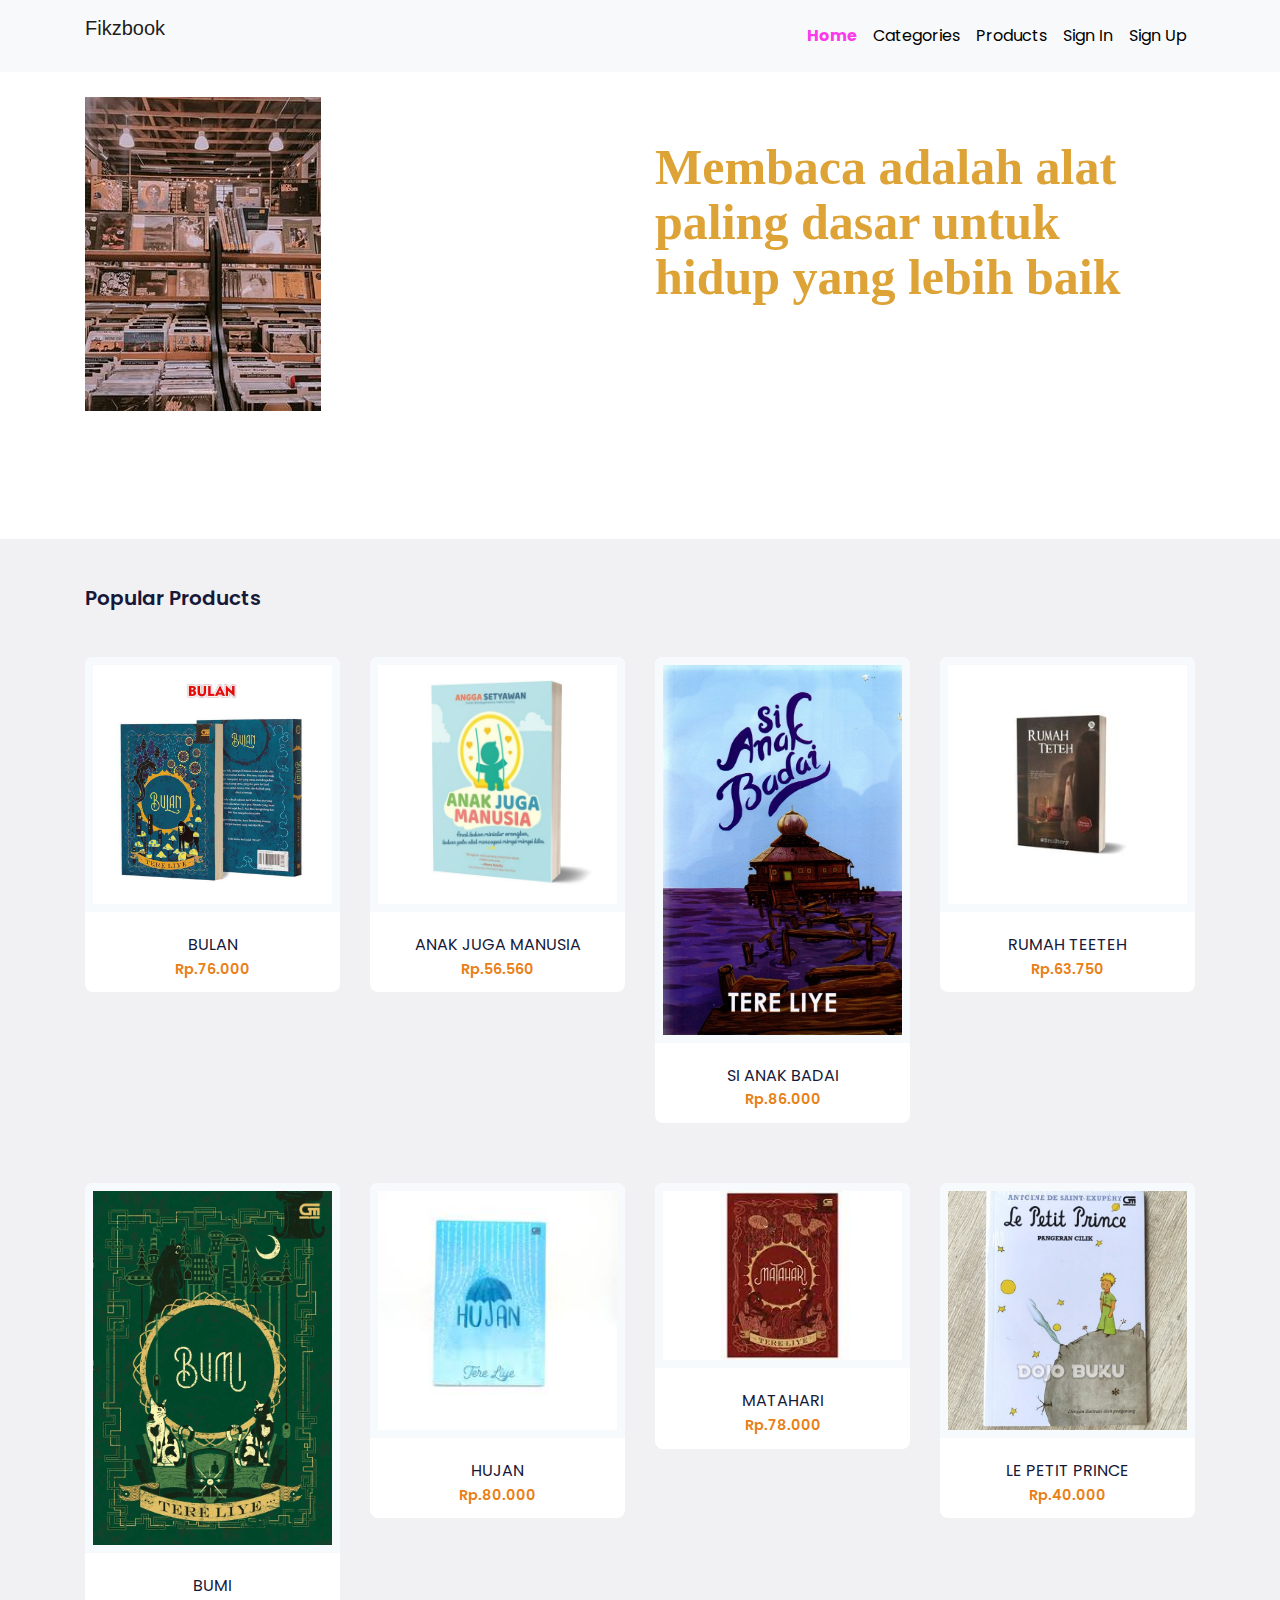
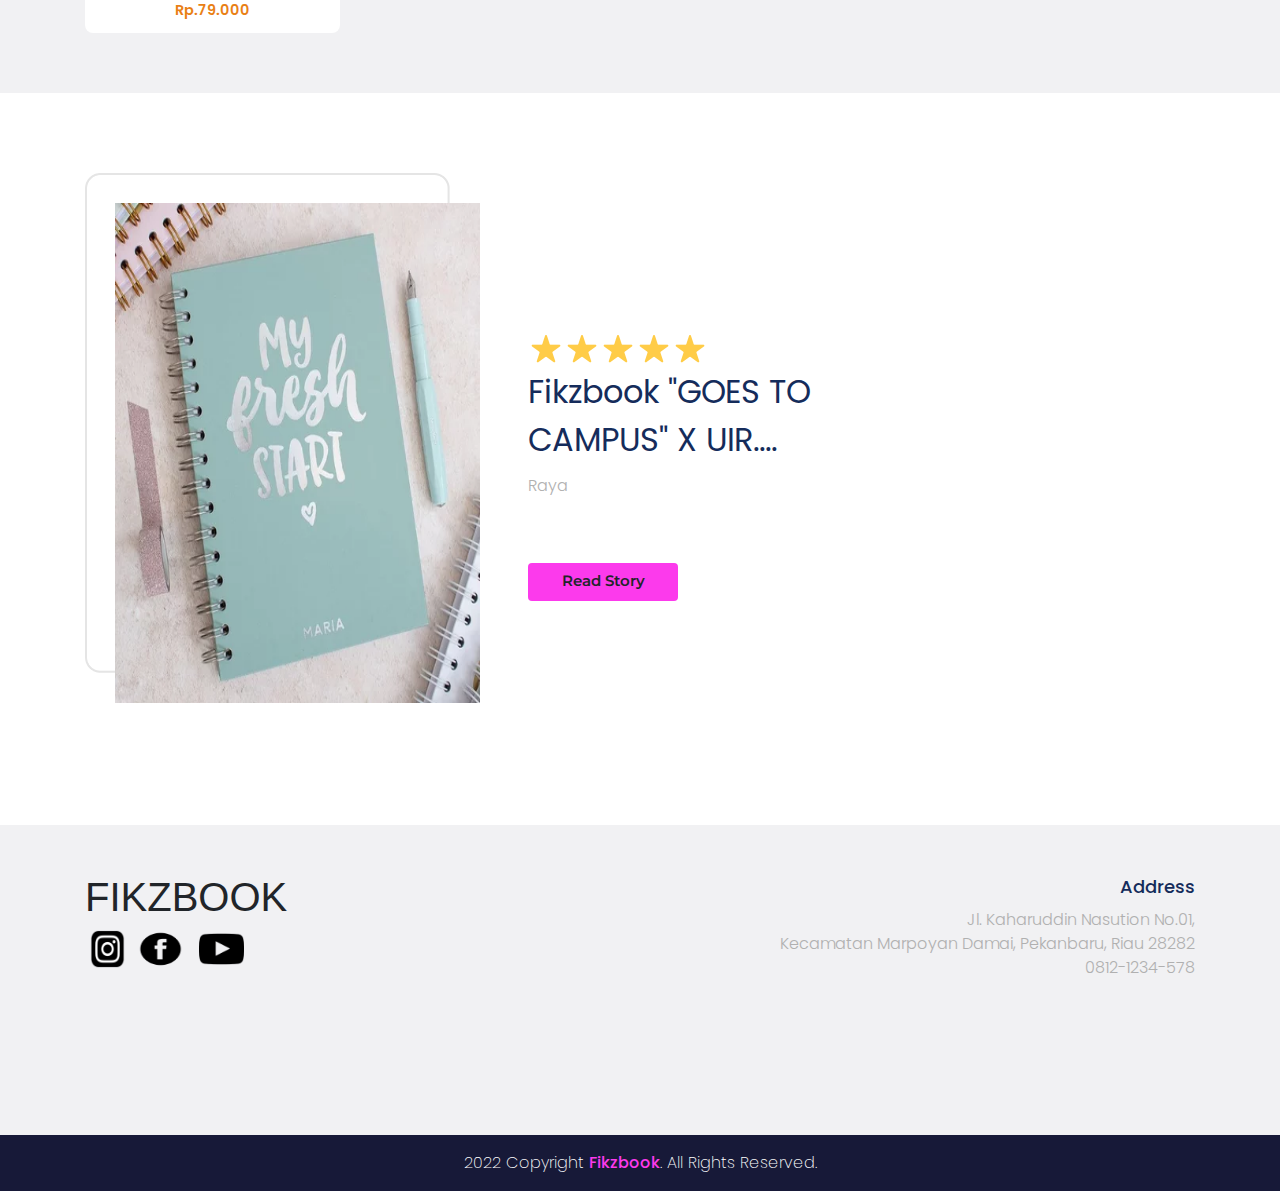
<file: index.html>
<html lang="en">
<head>
    <meta charset="UTF-8">
    <meta http-equiv="X-UA-Compatible" content="IE=edge">
    <meta name="viewport" content="width=device-width, initial-scale=1.0">
    <link rel="stylesheet" href="frontend/libraries/bootstrap/css/bootstrap.css">
    <link href="https://fonts.googleapis.com/css2?family=Montserrat:wght@100;300;400;500;600;700;800&family=Poppins:wght@400;500;600;800&display=swap" rel="stylesheet">
    <link rel="stylesheet" href="frontend/styles/main.css">
    
    <title>Home</title>
</head>
<body>
  <header>
    <nav class="navbar navbar-expand-lg navbar-light fixed-top bg-light">
      <div class="container">
        <a class="navbar-brand" href="#">
          <p>Fikzbook</p>
        </a>
        <button class="navbar-toggler" type="button" data-toggle="collapse" data-target="#navbarSupportedContent" aria-controls="navbarSupportedContent" aria-expanded="false" aria-label="Toggle navigation">
          <span class="navbar-toggler-icon"></span>
        </button>

        <div class="collapse navbar-collapse" id="navbarSupportedContent">
          <ul class="navbar-nav ml-auto">
            <li class="nav-item">
              <a class="nav-link active" href="#">Home</a>
            </li>
            <li class="nav-item">
              <a class="nav-link" href="#">Categories</a>
            </li>
            <li class="nav-item">
              <a class="nav-link" href="pages/detail.html">Products</a>
            </li>
            <li class="nav-item">
              <a class="nav-link" href="#">Sign In</a>
            </li>
            <li class="nav-item">
              <a class="nav-link" href="#">Sign Up</a>
            </li>
          </ul>
        </div>
      </div>
    </nav>
  </header>

  <!-- Hero Banner -->
  <section class="pt-5 hero-banner">
    <div class="container">
      <div class="row align-items-center">
        <div class="col-md-6 pl-6 mt-5">
          <div>
            <img src="frontend/images/bannfer-full.png" alt="" class="img-fluid ">
            <!-- <img src="frontend/images/banner-frame.png" alt="" class="img-fluid position-absolute banner-img-frame">
            <img src="frontend/images/banner-frame-1.png" alt="" class="img-fluid position-absolute banner-img-frame-1"> -->
          </div>
        </div>
        <div class="col-md-6 pr-5">
          <h1 class="mb-3">
            Membaca adalah alat paling dasar untuk hidup yang lebih baik
          </h>
          
        </div>
  
        
      </div>
    </div>
  </section>

  <!-- Popular Products -->
  <section class="popular-products">
    <div class="container">
      <div class="row">
        <div class="col-12">
          <h4 class="mb-5 mt-5">Popular Products</h4> 
        </div>
      </div>
      <div class="row">
        <div class="col-6 col-md-4 col-lg-3">
          <a href="pages/detail.html" class="component-products d-block"> 
            <div class="products-image mb-4">
              <img src="frontend/images/speach-stealth.png" alt="" class="w-100">
            </div>
            <div class="products-text mb-2">
              Bulan
            </div>
            <div class="products-price">
              Rp.76.000
            </div>
          </a>
        </div>
        <div class="col-6 col-md-4 col-lg-3">
          <a href="pages/detail.html" class="component-products d-block"> 
            <div class="products-image mb-4">
              <img src="frontend/images/spectral-mountain.png" alt="" class="w-100">
            </div>
            <div class="products-text mb-2">
              Anak Juga Manusia
            </div>
            <div class="products-price">
              Rp.56.560
            </div>
          </a>
        </div>
        <div class="col-6 col-md-4 col-lg-3">
          <a href="pages/detail.html" class="component-products d-block"> 
            <div class="products-image mb-4">
              <img src="frontend/images/siab.jpg" alt="" class="w-100">
            </div>
            <div class="products-text mb-2">
              si anak badai
            </div>
            <div class="products-price">
              Rp.86.000
            </div>
          </a>
        </div>
        <div class="col-6 col-md-4 col-lg-3">
          <a href="pages/detail.html" class="component-products d-block"> 
            <div class="products-image mb-4">
              <img src="frontend/images/rt.jpg" alt="" class="w-100">
            </div>
            <div class="products-text mb-2">
              rumah teeteh
            </div>
            <div class="products-price">
              Rp.63.750
            </div>
          </a>
        </div>
        <div class="col-6 col-md-4 col-lg-3">
          <a href="pages/detail.html" class="component-products d-block"> 
            <div class="products-image mb-4">
              <img src="frontend/images/bumi.jpg" alt="" class="w-100">
            </div>
            <div class="products-text mb-2">
              bumi
            </div>
            <div class="products-price">
              Rp.79.000
            </div>
          </a>
        </div>
        <div class="col-6 col-md-4 col-lg-3">
          <a href="pages/detail.html" class="component-products d-block"> 
            <div class="products-image mb-4">
              <img src="frontend/images/hujj.jpg" alt="" class="w-100">
            </div>
            <div class="products-text mb-2">
              hujan
            </div>
            <div class="products-price">
              Rp.80.000
            </div>
          </a>
        </div>
        <div class="col-6 col-md-4 col-lg-3">
          <a href="pages/detail.html" class="component-products d-block"> 
            <div class="products-image mb-4">
              <img src="frontend/images/mth.jpg" alt="" class="w-100">
            </div>
            <div class="products-text mb-2">
              matahari
            </div>
            <div class="products-price">
              Rp.78.000
            </div>
          </a>
        </div>
        <div class="col-6 col-md-4 col-lg-3">
          <a href="pages/detail.html" class="component-products d-block"> 
            <div class="products-image mb-4">
              <img src="frontend/images/lpp.jpg" alt="" class="w-100">
            </div>
            <div class="products-text mb-2">
              le petit prince
            </div>
            <div class="products-price">
              Rp.40.000
            </div>
          </a>
        </div>
      </div>
    </div>
  </section>

  <!-- Testimonial -->
  <section class="testimonial">
    <div class="container">
      <div class="row align-items-center">
        <div class="col-auto">
          <div class="testimonial-hero">
            <img src="frontend/images/dsdada.png" alt="Testimonial" class="position-absolute testimonial-hero-image">
            <img src="frontend/images/testimonial-frame.png" alt="Testimonial" class="testimonial-frame">
          </div>
        </div>
        <div class="colfa-rotate-180 col-md-4 ml-5">
          <div class="stars align-items-center">
            <img src="frontend/images/stars.png" alt="">
          </div>
          <h2 class="testimonial-text">Fikzbook "GOES TO CAMPUS" X UIR....</h2>
          <p class="testimonial-name
          ">Raya</p>
          
          <a href="#" class="btn btn-testimonial mt-5">
            Read Story
          </a>
        </div>
      </div>
    </div><br><br><br>
  </section>

  <!-- Footer -->
  <div class="footer">
    <div class="container">
      <div class="row">
        <div class="col-6">
          <h1 class="mt-5 text-uppercase">Fikzbook</h1>
          <div class="d-flex flex-row">
            <a href="https://mail.google.com/mail/u/0/#inbox">
              <img src="frontend/images/icon-ig.png">
            </a>
            <img src="frontend/images/icon-fb.png"  class="ml-2">
            <img src="frontend/images/icon-youtube.png"  class="ml-3">
          </div>
        </div>
        <div class="col-6">
          <div class="footer-tag mt-5">
            <h3>Address</h3>
            <p>Jl. Kaharuddin Nasution No.01, <br>
              Kecamatan Marpoyan Damai, Pekanbaru, Riau 28282 <br>0812-1234-578
            </p>
          </div>
        </div>
      </div>
    </div>
  </div>

  <footer>
    <div class="container">
      <div class="row">
        <div class="col-12 text-center">
          <p class="pt-3">
            2022 Copyright <a href="#">Fikzbook</a>. All Rights Reserved.
          </p>
        </div>
      </div>
    </div>
  </footer> 


  <script src="frontend/libraries/jquery-3.6.0.min.js"></script>
  <script src="frontend/libraries/bootstrap/js/bootstrap.js"></script>
</body>
</html>
</file>
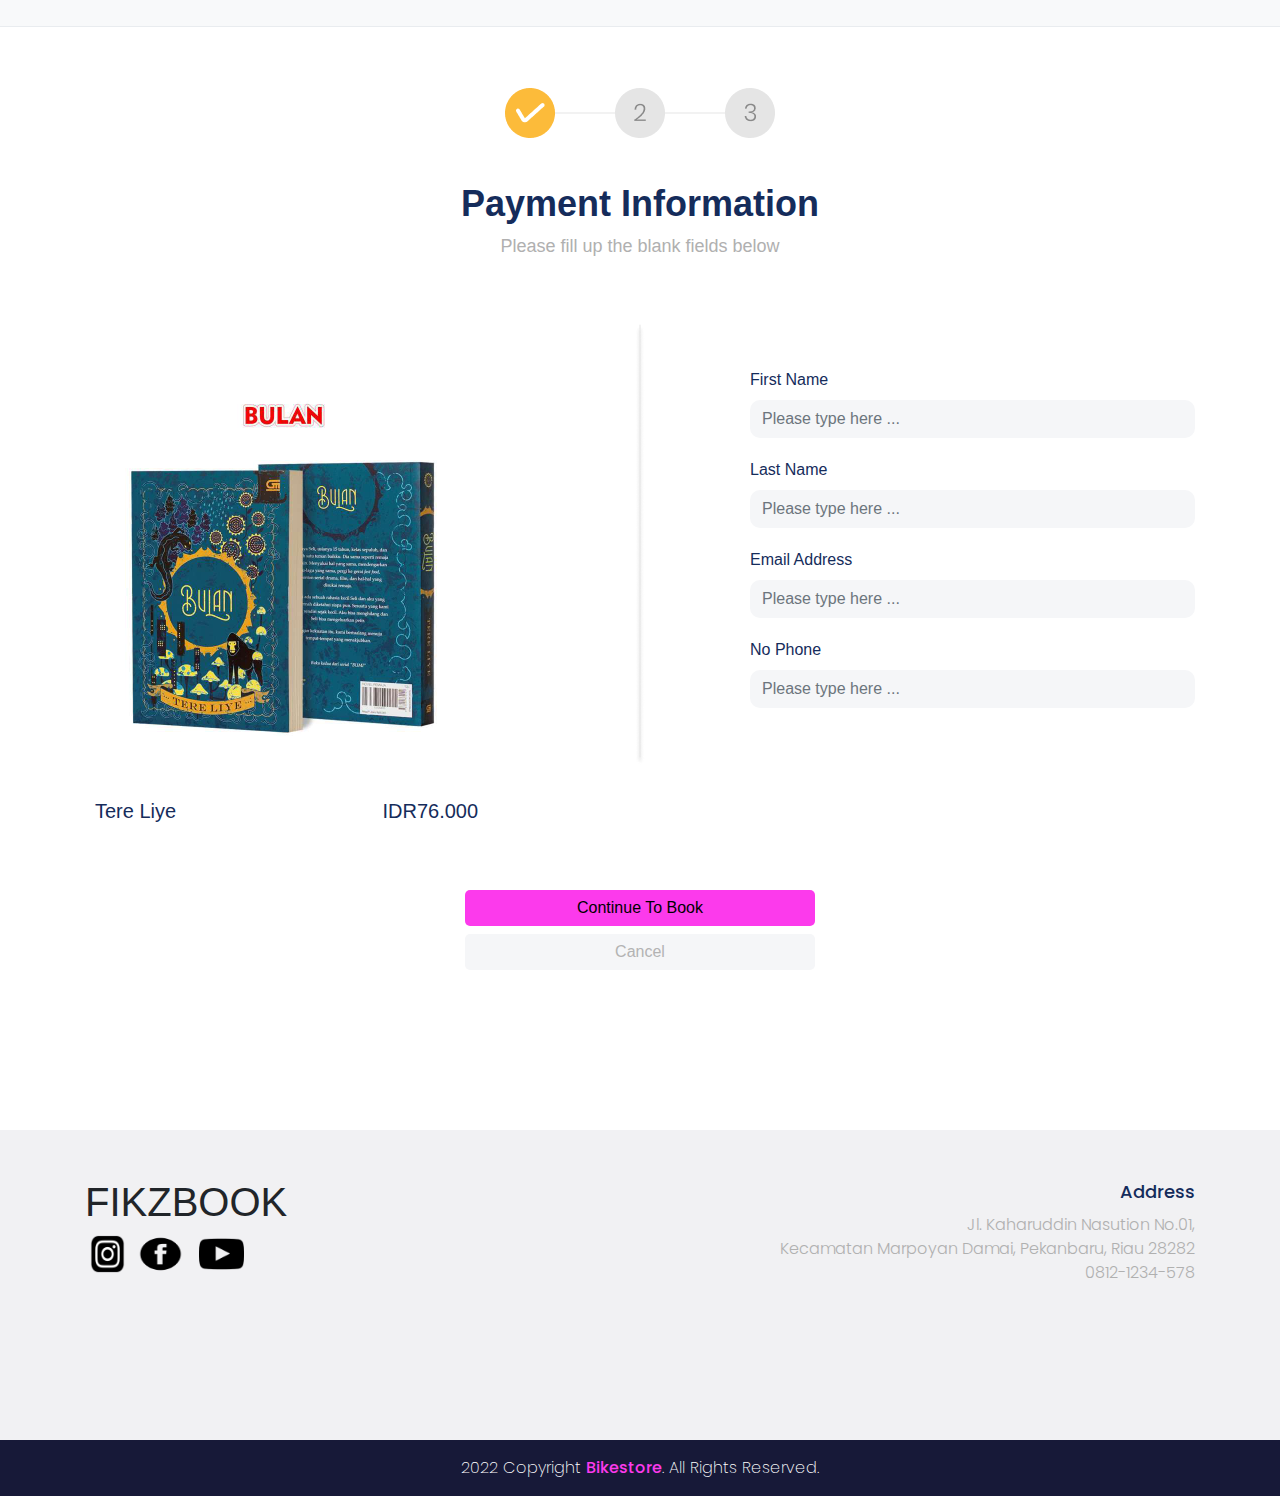
<file: pages/booking_page.html>
<!DOCTYPE html>
<html lang="en">
<head>
    <meta charset="UTF-8">
    <meta http-equiv="X-UA-Compatible" content="IE=edge">
    <meta name="viewport" content="width=device-width, initial-scale=1.0">
    <link rel="stylesheet" href="../frontend/libraries/bootstrap/css/bootstrap.css">
    <link href="https://fonts.googleapis.com/css2?family=Montserrat:wght@100;300;400;500;600;700;800&family=Poppins:wght@400;500;600;800&display=swap" rel="stylesheet">
    <link rel="stylesheet" href="../frontend/styles/main.css">
    <title>Payment Page</title>
</head>
<body>
  <header>
    <nav class="navbar navbar-expand-lg navbar-light bg-light">
      <div class="container">
        <a class="navbar-brand mx-auto" href="../index.html"></a>
      </div>
    </nav>
  </header>

  <!-- Page Content -->
  <div class="container booking-page-1">
    <div class="row">
        <div class="col-12">
            <img src="../frontend/images/stepper.png" class="mx-auto d-block stepper">
        </div>
        <div class="col-12">
            <div class="text-center">
                <h1 class="title-booking">Payment Information</h1>
                <p class="subtitle-booking">Please fill up the blank fields below</p>
            </div>
        </div>
    </div>
    <div class="row mt-5">
      <div class="col-md-5 mt-5">
          <img src="../frontend/images/bulan.jpg" width="400px" alt="">
          <div class="row mt-4">
              <div class="col-6">
                  <p class="brand-book">Tere Liye</p>
              </div>
              <div class="col-6">
                  <p class="price-book">IDR76.000</p>
              </div>
          </div>
      </div>
      <div class="col-md-2">
          <img src="../frontend/images/garis.png" class="mx-auto d-block">
      </div>
      <div class="col-md-5 mt-4 form-booking">
          <label>First Name</label>
          <div class="input-group">
              <input type="text" class="form-control" placeholder="Please type here ...">
          </div>
          <label>Last Name</label>
          <div class="input-group">
              <input type="text" class="form-control" placeholder="Please type here ...">
          </div>
          <label>Email Address</label>
          <div class="input-group">
              <input type="email" class="form-control" placeholder="Please type here ...">
          </div>
          <label>No Phone</label>
          <div class="input-group">
              <input type="number" class="form-control" placeholder="Please type here ...">
          </div>
      </div>
  </div>
  <div class="row mt-5 mb-5">
      <div class="col-4"></div>
      <div class="col-4">
          <div class="text-center">
              <a href="booking_page_2.html" type="button" class="btn btn-md btn-dark btn-block btn-continue-booking">Continue To Book</a>
              <a href="detail.html" type="button" class="btn btn-md btn-dark btn-block btn-cancel-booking mt-2">Cancel</a>
          </div>
      </div>
      <div class="col-4"></div>
  </div>
</div>
<!-- Akhir Page Content -->

<!-- Footer -->
<div class="footer">
  <div class="container">
    <div class="row">
      <div class="col-6">
        <h1 class="mt-5 text-uppercase">Fikzbook</h1>
        <div class="d-flex flex-row">
          <img src="../frontend/images/icon-ig.png">
          <img src="../frontend/images/icon-fb.png"  class="ml-2">
          <img src="../frontend/images/icon-youtube.png"  class="ml-3">
        </div>
      </div>
      <div class="col-6">
        <div class="footer-tag mt-5">
          <h3>Address</h3>
          <p>Jl. Kaharuddin Nasution No.01, <br>
            Kecamatan Marpoyan Damai, Pekanbaru, Riau 28282 <br>0812-1234-578
          </p>
        </div>
      </div>
    </div>
  </div>
</div>

<footer>
  <div class="container">
    <div class="row">
      <div class="col-12 text-center">
        <p class="pt-3">
          2022 Copyright <a href="#">Bikestore</a>. All Rights Reserved.
        </p>
      </div>
    </div>
  </div>
</footer>





<script src="../frontend/libraries/jquery-3.6.0.min.js"></script>
<script src="../frontend/libraries/bootstrap/js/bootstrap.js"></script>
</body>
</html>
</file>
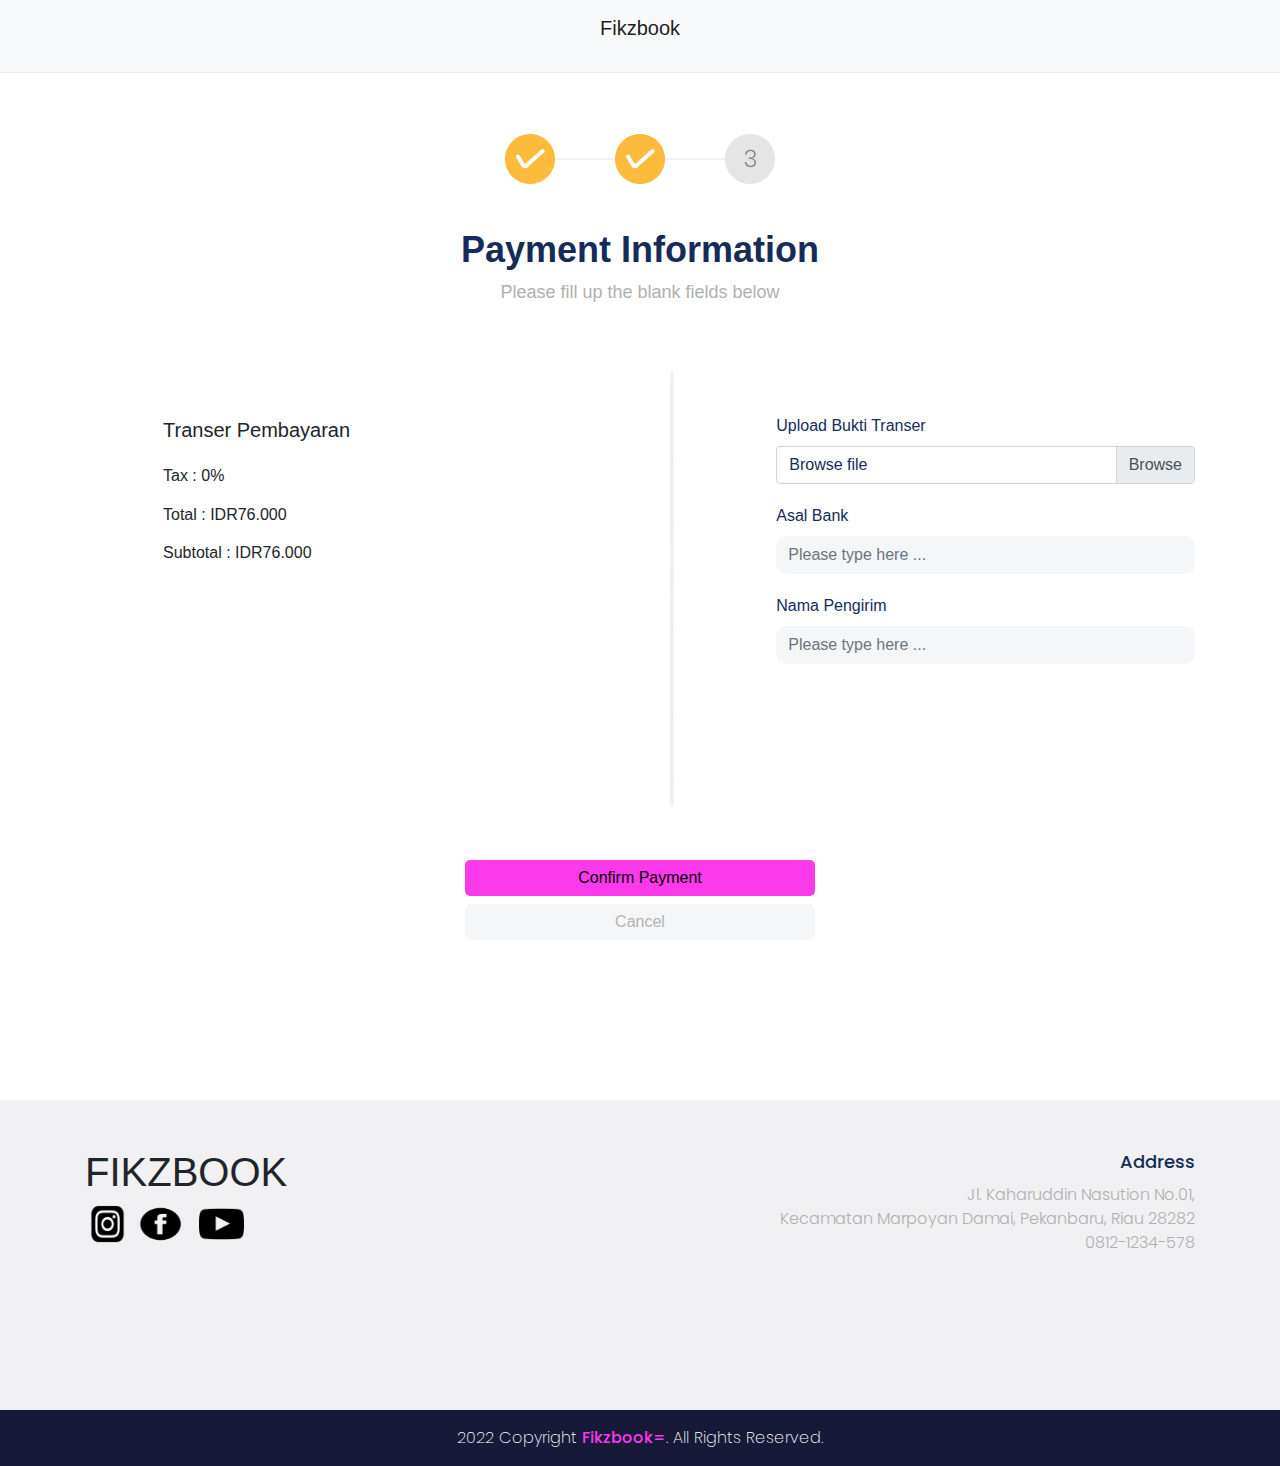
<file: pages/booking_page_2.html>
<!DOCTYPE html>
<html lang="en">
<head>
    <meta charset="UTF-8">
    <meta http-equiv="X-UA-Compatible" content="IE=edge">
    <meta name="viewport" content="width=device-width, initial-scale=1.0">
    <link rel="stylesheet" href="../frontend/libraries/bootstrap/css/bootstrap.css">
    <link href="https://fonts.googleapis.com/css2?family=Montserrat:wght@100;300;400;500;600;700;800&family=Poppins:wght@400;500;600;800&display=swap" rel="stylesheet">
    <link rel="stylesheet" href="../frontend/styles/main.css">
    <title>Payment Page</title>
</head>
<body>
  <header>
    <nav class="navbar navbar-expand-lg navbar-light bg-light">
      <div class="container">
        <a class="navbar-brand mx-auto" href="../index.html"><p>Fikzbook</p></a>
      </div>
    </nav>
  </header>

  <!-- Page Content -->
  <div class="container booking-page-1">
    <div class="row">
        <div class="col-12">
            <img src="../frontend/images/stepper-2.png" class="mx-auto d-block stepper">
        </div>
        <div class="col-12">
            <div class="text-center">
                <h1 class="title-booking">Payment Information</h1>
                <p class="subtitle-booking">Please fill up the blank fields below</p>
            </div>
        </div>
    </div>
    <div class="row mt-5 ml-5">
        <div class="col-md-5 mt-5">
            <div class="col-12">
              <h5 class="mb-4">Transer Pembayaran</h5>
              <h6>Tax : 0% <br><br> Total : IDR76.000 <br><br> Subtotal : IDR76.000</h6>
            </div>
                  </div>
        <div class="col-md-2">
            <img src="../frontend/images/garis.png" class="mx-auto d-block">
        </div>
        <div class="col-md-5 mt-4 form-booking">
          <label>Upload Bukti Transer</label>
          <div class="input-group">
            <div class="custom-file mt-0">
              <input type="file" class="custom-file-input" id="inputGroupFile01" aria-describedby="inputGroupFileAddon01">
              <label class="custom-file-label mt-0">Browse file</label>
            </div>
          </div>
          <label>Asal Bank</label>
          <div class="input-group">
              <input type="text" class="form-control" placeholder="Please type here ...">
          </div>
          <label>Nama Pengirim</label>
          <div class="input-group">
              <input type="text" class="form-control" placeholder="Please type here ...">
          </div>
        </div>
    </div>
    <div class="row mt-5 mb-5">
        <div class="col-4"></div>
        <div class="col-4">
            <div class="text-center">
                <a href="finish.html" type="button" class="btn btn-md btn-dark btn-block btn-continue-booking">Confirm Payment</a>
                <a href="detail.html" type="button" class="btn btn-md btn-dark btn-block btn-cancel-booking mt-2">Cancel</a>
            </div>
        </div>
        <div class="col-4"></div>
    </div>
  </div>
  <!-- Akhir Page Content -->

  <!-- Footer -->
  <div class="footer">
    <div class="container">
      <div class="row">
        <div class="col-6">
          <h1 class="mt-5 text-uppercase">Fikzbook</h1>
          <div class="d-flex flex-row">
            <img src="../frontend/images/icon-ig.png">
            <img src="../frontend/images/icon-fb.png"  class="ml-2">
            <img src="../frontend/images/icon-youtube.png"  class="ml-3">
          </div>
        </div>
        <div class="col-6">
          <div class="footer-tag mt-5">
            <h3>Address</h3>
            <p>Jl. Kaharuddin Nasution No.01, <br>
              Kecamatan Marpoyan Damai, Pekanbaru, Riau 28282 <br>0812-1234-578
            </p>
          </div>
        </div>
      </div>
    </div>
  </div>

  <footer>
    <div class="container">
      <div class="row">
        <div class="col-12 text-center">
          <p class="pt-3">
            2022 Copyright <a href="#">Fikzbook=</a>. All Rights Reserved.
          </p>
        </div>
      </div>
    </div>
  </footer>
  
  



  <script src="../frontend/libraries/jquery-3.6.0.min.js"></script>
  <script src="../frontend/libraries/bootstrap/js/bootstrap.js"></script>
</body>
</html>
</file>
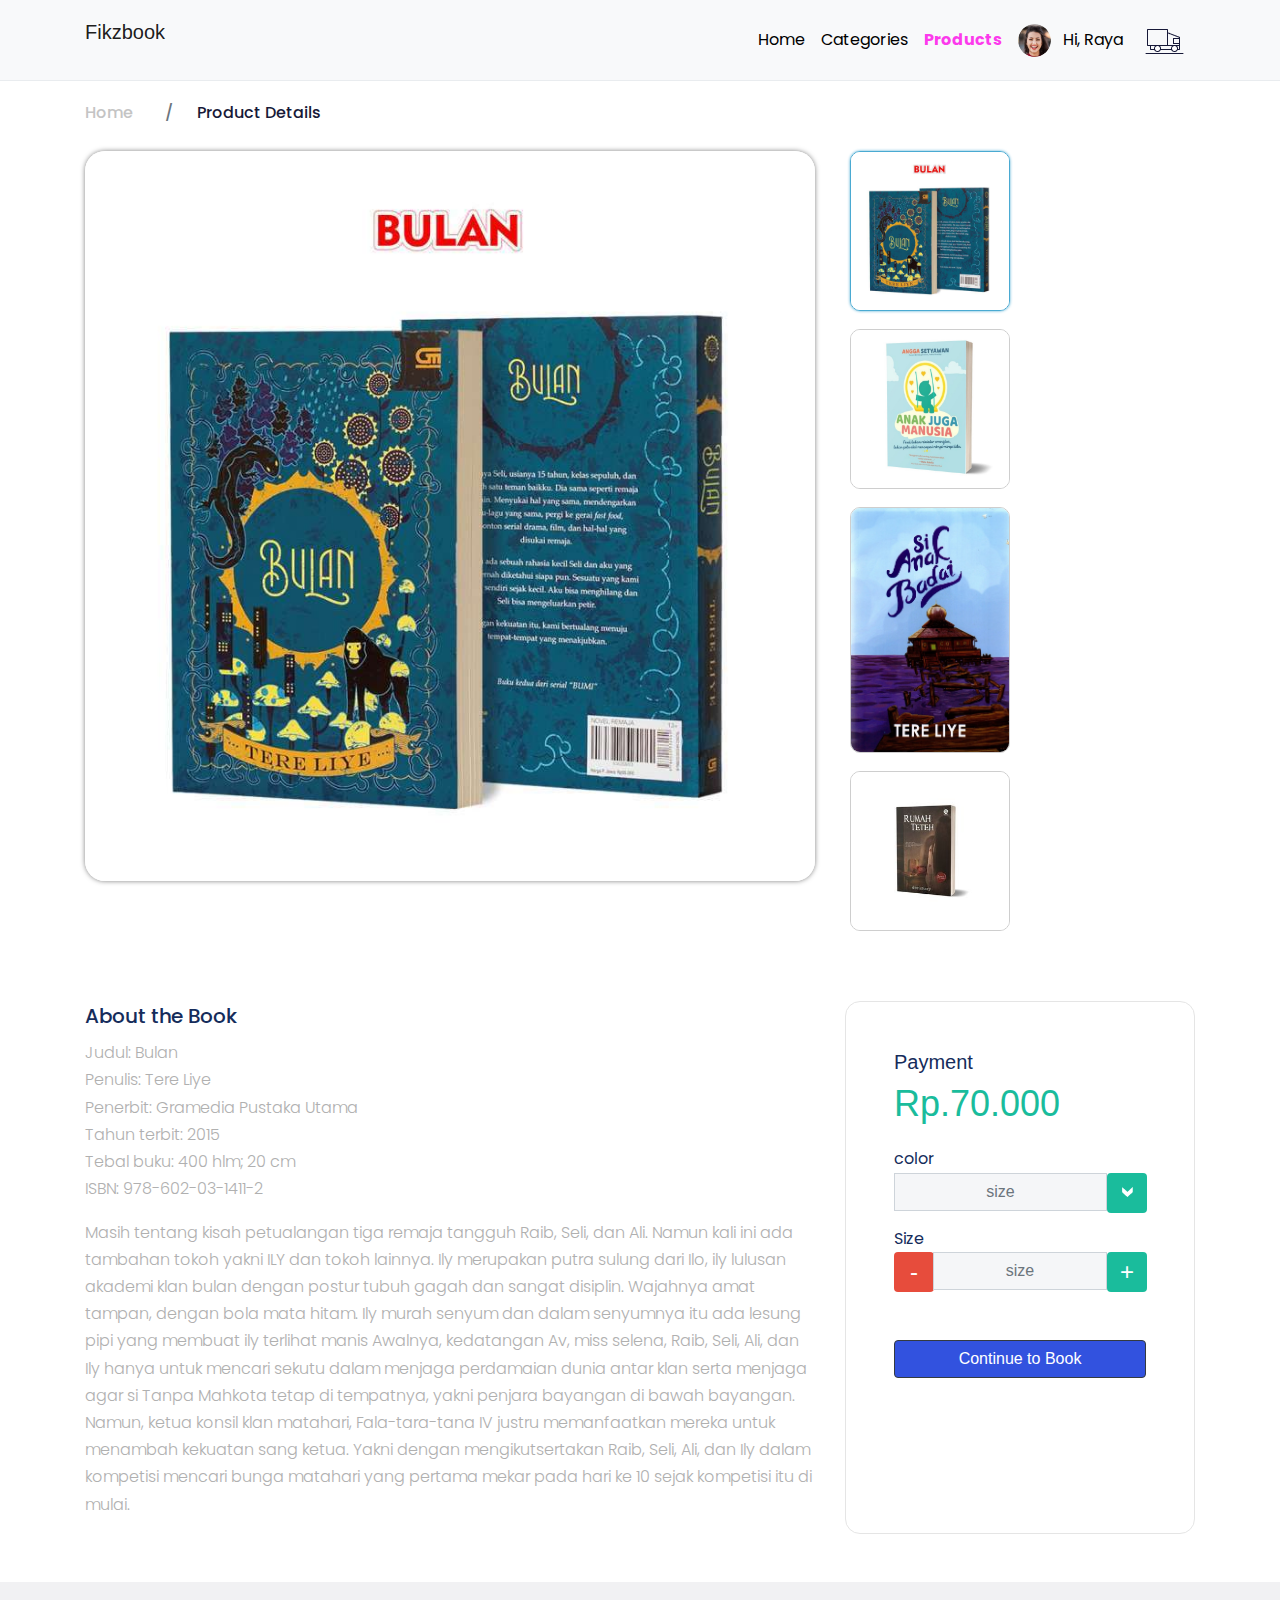
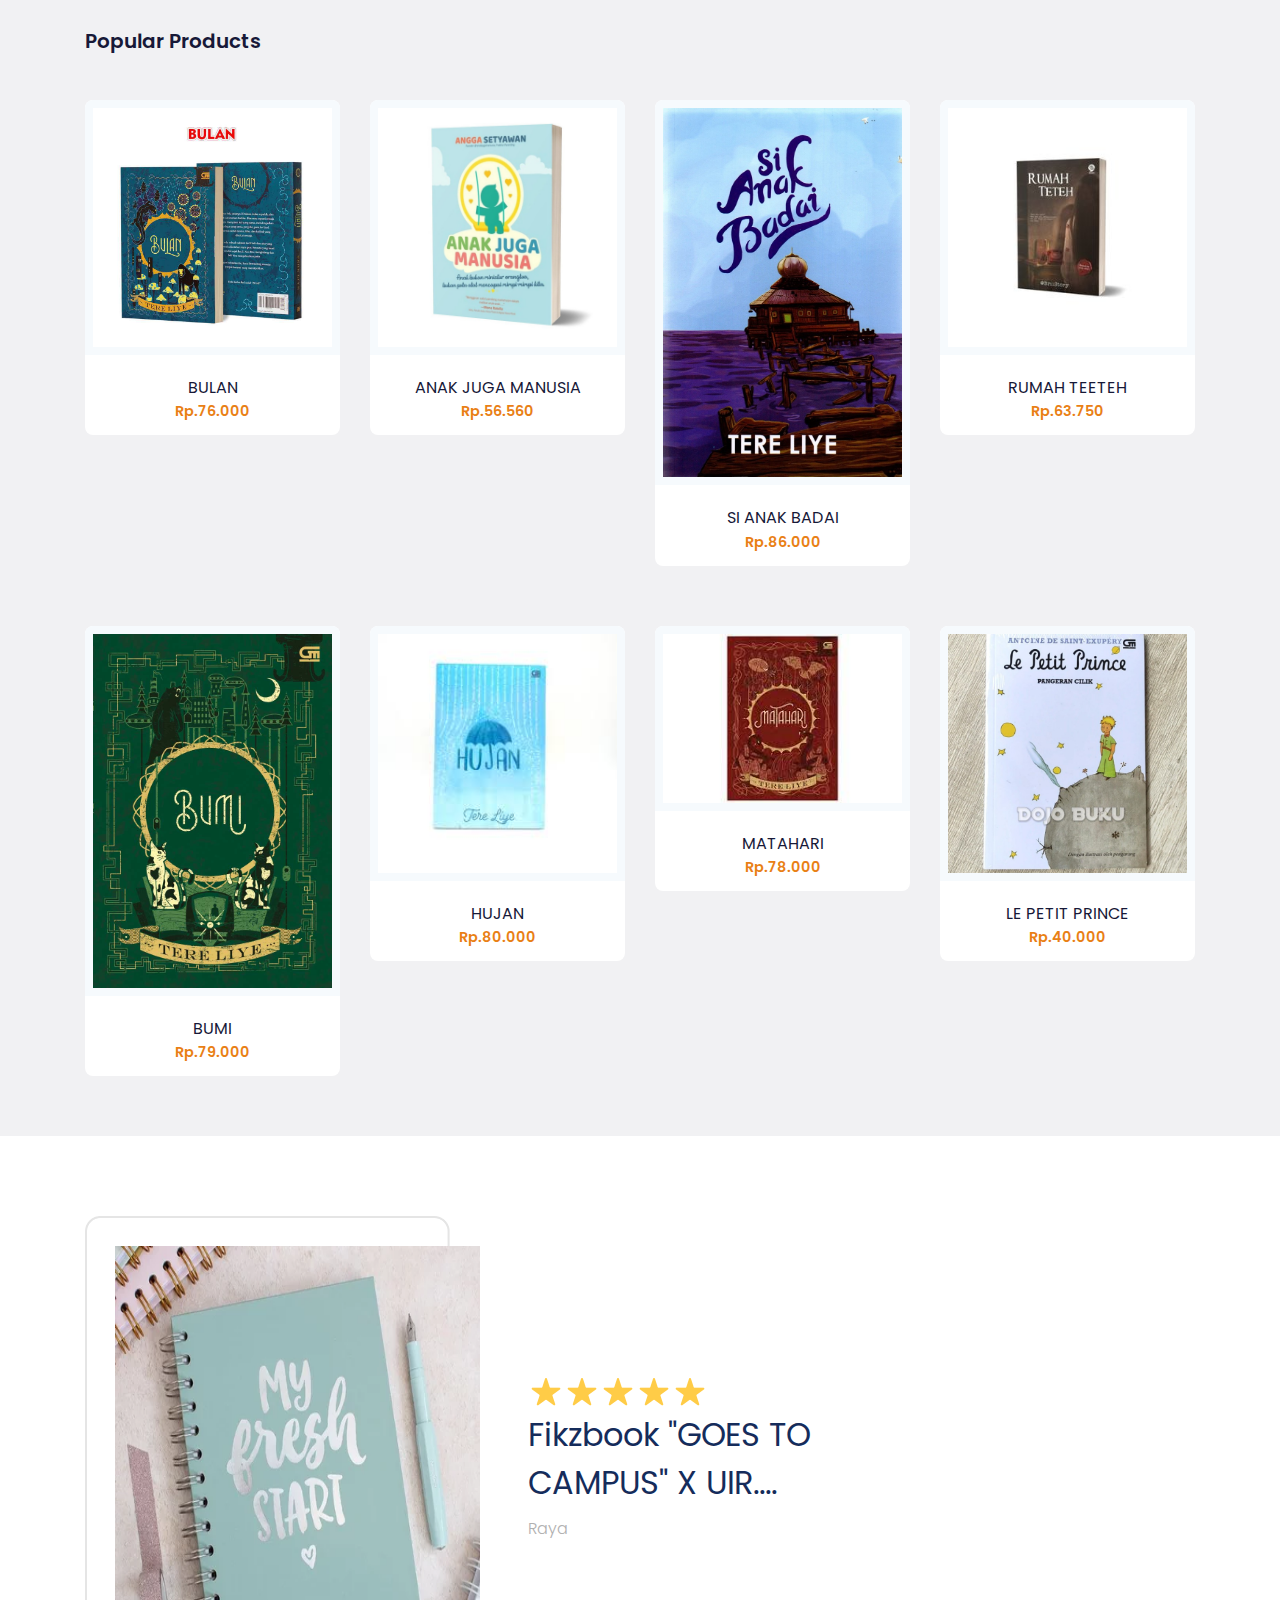
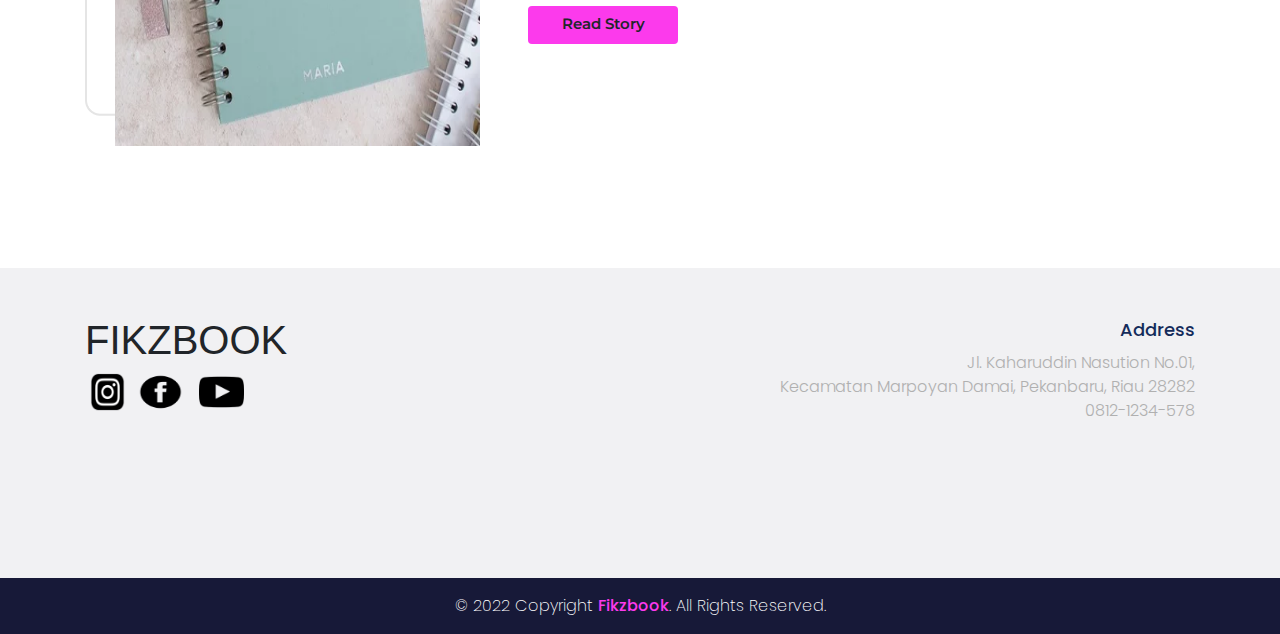
<file: pages/detail.html>
<!DOCTYPE html>
<html lang="en">
<head>
    <meta charset="UTF-8">
    <meta http-equiv="X-UA-Compatible" content="IE=edge">
    <meta name="viewport" content="width=device-width, initial-scale=1.0">
    <link rel="stylesheet" href="../frontend/libraries/bootstrap/css/bootstrap.css">
    <link href="https://fonts.googleapis.com/css2?family=Montserrat:wght@100;300;400;500;600;700;800&family=Poppins:wght@400;500;600;800&display=swap" rel="stylesheet">
    <link rel="stylesheet" href="../frontend/styles/main.css">
    <link rel="stylesheet" href="../frontend/libraries/xzoom/xzoom.css">
    
    <title>Detail</title>
</head>
<body>
  <header>
    <nav class="navbar navbar-expand-lg navbar-light bg-light">
      <div class="container">
        <a class="navbar-brand" href="#"><p>Fikzbook</p></a>
        <button class="navbar-toggler" type="button" data-toggle="collapse" data-target="#navbarSupportedContent" aria-controls="navbarSupportedContent" aria-expanded="false" aria-label="Toggle navigation">
          <span class="navbar-toggler-icon"></span>
        </button>

        <div class="collapse navbar-collapse" id="navbarSupportedContent">
          <ul class="navbar-nav ml-auto">
            <li class="nav-item">
              <a class="nav-link" href="#">Home</a>
            </li>
            <li class="nav-item">
              <a class="nav-link" href="#">Categories</a>
            </li>
            <li class="nav-item">
              <a class="nav-link active" href="#">Products</a>
            </li>
          </ul>
          <!-- Desktop Menu -->
          <ul class="navbar-nav d-none d-lg-flex">
            <li class="nav-item dropdown">
              <a href="#" class="nav-link mt-2" id="navbarDropdown" role="button" data-toggle="dropdown">
                <img src="../frontend/images/icon_user.png" alt="icon user" class="rounded-circle mr-2 profile-picture">
                Hi, Raya
              </a>
            </li>
            <li class="nav-item">
              <a href="#" class="nav-link d-inline-block">
                <img src="../frontend/images/ic_cart.png" alt="">
              </a>
            </li>
          </ul>
        </div>
      </div>
    </nav>
  </header>

  <!-- Page Content -->
  <div class="page-content page-details">
    <section class="bike-breadcrumbs">
      <div class="container">
        <div class="row">
          <div class="col-12">
            <nav>
              <ol class="breadcrumb">
                <li class="breadcrumb-item">
                  <a href="">Home</a>
                </li>
                <li class="breadcrumb-item active">
                  Product Details
                </li>
              </ol>
            </nav>
          </div>
        </div>
      </div>
    </section>

    <section class="bike-gallery">
      <div class="container">
        <div class="row">
          <div class="col-10 col-md-8">
            <div class="xzoom-container">
              <img 
                src="../frontend/images/bulan.jpg" 
                class="xzoom w-100 main-image d-block" 
                id="xzoom-default"
                xoriginal="../frontend/images/bulan.jpg">
            </div>
          </div>
          <div class="col-2 col-md-2">
            <div class="xzoom-thumbs">
              <a href="../frontend/images/speach-stealth.png">
                <img src="../frontend/images/speach-stealth.png" class="xzoom-gallery w-100" xpreview="../frontend/images/speach-stealth.png">
              </a>
              <a href="../frontend/images/spectral-mountain.png">
                <img src="../frontend/images/spectral-mountain.png" class="xzoom-gallery w-100 mt-2" xpreview="../frontend/images/spectral-mountain.png">
              <a href="../frontend/images/siab.jpg">
                <img src="../frontend/images/siab.jpg" class="xzoom-gallery w-100 mt-2" xpreview="../frontend/images/siab.jpg">
              <a href="../frontend/images/rt.jpg">
                <img src="../frontend/images/rt.jpg" class="xzoom-gallery w-100 mt-2" xpreview="../frontend/images/rt.jpg">
              </a>
            </div> 
          </div>
        </div>
      </div>
    </section>

    <section class="bike-heading mb-5">
      <div class="container">
        <div class="row">
          <div class="col-lg-8">
            <h1>About the Book</h1>
            <p>Judul: Bulan <br>
              Penulis: Tere Liye <br>
              Penerbit: Gramedia Pustaka Utama <br>
              Tahun terbit: 2015 <br>
              Tebal buku: 400 hlm; 20 cm <br>
              ISBN: 978-602-03-1411-2</p>
            <p>Masih tentang kisah petualangan tiga remaja tangguh Raib, Seli, dan Ali. Namun kali ini ada tambahan tokoh yakni ILY dan tokoh lainnya. Ily merupakan putra sulung dari Ilo, ily lulusan akademi klan bulan dengan postur tubuh gagah dan sangat disiplin. Wajahnya amat tampan, dengan bola mata hitam. Ily murah senyum dan dalam senyumnya itu ada lesung pipi yang membuat ily terlihat manis
              Awalnya, kedatangan Av, miss selena, Raib, Seli, Ali, dan Ily hanya untuk mencari sekutu dalam menjaga perdamaian dunia antar klan serta menjaga agar si Tanpa Mahkota tetap di tempatnya, yakni penjara bayangan di bawah bayangan. Namun, ketua konsil klan matahari, Fala-tara-tana IV justru memanfaatkan mereka untuk menambah kekuatan sang ketua. Yakni dengan mengikutsertakan Raib, Seli, Ali, dan Ily dalam kompetisi mencari bunga matahari yang pertama mekar pada hari ke 10 sejak kompetisi itu di mulai.</p>
          </div>
          <div class="col-lg-4">
            <div class="card bordered p-5">
              <h5 class="booking-title">Payment</h5>
              <h2 class="booking-price">Rp.70.000</h2>
              <p class="mb-0 subtitle">color</p>
              <div class="input-number">
                <div class="input-group">
                  <input type="text" class="form-control" placeholder="size">
                  <div class="input-group-prepend">
                    <div class="input-group-text plus">
                      <img src="../frontend/images/arrow.png">
                    </div>
                  </div>
                </div>
              </div>

              <p class="mb-0 subtitle">Size</p>
              <div class="input-number">
                <div class="input-group">
                  <div class="input-group-prepend">
                    <div class="input-group-text minus">
                      -
                    </div>
                  </div>
                  <input type="text" class="form-control" placeholder="size">
                  <div class="input-group-prepend">
                    <div class="input-group-text plus">
                      +
                    </div>
                  </div>
                </div>
              </div>
              <a href="booking_page.html" class="btn btn-md btn-dark btn-block mt-5 btn-booking">Continue to Book</a>
            </div>
          </div>
        </div>
      </div>
    </section>
  </div>
  <!-- Akhir Page Content -->

  <!-- Popular Products -->
  <section class="popular-products">
    <div class="container">
      <div class="row">
        <div class="col-12">
          <h4 class="mb-5 mt-5">Popular Products</h4>
        </div>
      </div>
      <div class="row">
        <div class="col-6 col-md-4 col-lg-3">
          <a href="/products.html" class="component-products d-block"> 
            <div class="products-image mb-4">
              <img src="../frontend/images/speach-stealth.png" alt="" class="w-100">
            </div>
            <div class="products-text mb-2">
              Bulan
            </div>
            <div class="products-price">
              Rp.76.000
            </div>
          </a>
        </div>
        <div class="col-6 col-md-4 col-lg-3">
          <a href="/products.html" class="component-products d-block"> 
            <div class="products-image mb-4">
              <img src="../frontend/images/spectral-mountain.png" alt="" class="w-100">
            </div>
            <div class="products-text mb-2">
              Anak Juga Manusia
            </div>
            <div class="products-price">
              Rp.56.560
            </div>
          </a>
        </div>
        <div class="col-6 col-md-4 col-lg-3">
          <a href="/products.html" class="component-products d-block"> 
            <div class="products-image mb-4">
              <img src="../frontend/images/siab.jpg" alt="" class="w-100">
            </div>
            <div class="products-text mb-2">
              si anak badai
            </div>
            <div class="products-price">
              Rp.86.000
            </div>
          </a>
        </div>
        <div class="col-6 col-md-4 col-lg-3">
          <a href="/products.html" class="component-products d-block"> 
            <div class="products-image mb-4">
              <img src="../frontend/images/rt.jpg" alt="" class="w-100">
            </div>
            <div class="products-text mb-2">
              rumah teeteh
            </div>
            <div class="products-price">
              Rp.63.750
            </div>
          </a>
        </div>
        <div class="col-6 col-md-4 col-lg-3">
          <a href="/products.html" class="component-products d-block"> 
            <div class="products-image mb-4">
              <img src="../frontend/images/bumi.jpg" alt="" class="w-100">
            </div>
            <div class="products-text mb-2">
              bumi
            </div>
            <div class="products-price">
              Rp.79.000
            </div>
          </a>
        </div>
        <div class="col-6 col-md-4 col-lg-3">
          <a href="/products.html" class="component-products d-block"> 
            <div class="products-image mb-4">
              <img src="../frontend/images/hujj.jpg" alt="" class="w-100">
            </div>
            <div class="products-text mb-2">
              hujan
            </div>
            <div class="products-price">
              Rp.80.000
            </div>
          </a>
        </div>
        <div class="col-6 col-md-4 col-lg-3">
          <a href="/products.html" class="component-products d-block"> 
            <div class="products-image mb-4">
              <img src="../frontend/images/mth.jpg" alt="" class="w-100">
            </div>
            <div class="products-text mb-2">
              matahari
            </div>
            <div class="products-price">
              Rp.78.000
            </div>
          </a>
        </div>
        <div class="col-6 col-md-4 col-lg-3">
          <a href="/products.html" class="component-products d-block"> 
            <div class="products-image mb-4">
              <img src="../frontend/images/lpp.jpg" alt="" class="w-100">
            </div>
            <div class="products-text mb-2">
              le petit prince
            </div>
            <div class="products-price">
              Rp.40.000
            </div>
          </a>
        </div>
      </div>
    </div>
  </section>

  <!-- Testimonial -->
  <section class="testimonial">
    <div class="container">
      <div class="row align-items-center">
        <div class="col-auto">
          <div class="testimonial-hero">
            <img src="../frontend/images/dsdada.png" alt="Testimonial" class="position-absolute testimonial-hero-image">
            <img src="../frontend/images/testimonial-frame.png" alt="Testimonial" class="testimonial-frame">
          </div>
        </div>
        <div class="colfa-rotate-180 col-md-4 ml-5">
          <div class="stars align-items-center">
            <img src="../frontend/images/stars.png" alt="">
          </div>
          <h2 class="testimonial-text">Fikzbook "GOES TO CAMPUS" X UIR....</h2>
          <p class="testimonial-name
          ">Raya</p>
          
          <a href="#" class="btn btn-testimonial mt-5">
            Read Story
          </a>
        </div>
      </div>
    </div><br><br><br>
  </section>

  <!-- Footer -->
  <div class="footer">
    <div class="container">
      <div class="row">
        <div class="col-6">
          <h1 class="mt-5 text-uppercase">Fikzbook</h1>
          <div class="d-flex flex-row">
            <img src="../frontend/images/icon-ig.png">
            <img src="../frontend/images/icon-fb.png"  class="ml-2">
            <img src="../frontend/images/icon-youtube.png"  class="ml-3">
          </div>
        </div>
        <div class="col-6">
          <div class="footer-tag mt-5">
            <h3>Address</h3>
            <p>Jl. Kaharuddin Nasution No.01, <br>
              Kecamatan Marpoyan Damai, Pekanbaru, Riau 28282 <br>0812-1234-578
            </p>
          </div>
        </div>
      </div>
    </div>
  </div>

  <footer>
    <div class="container">
      <div class="row">
        <div class="col-12 text-center">
            <p class="pt-3">
             &copy; 2022 Copyright <a href="#">Fikzbook</a>. All Rights Reserved.
            </p>
        </div>
      </div>
    </div>
  </footer>
  
  



  <script src="../frontend/libraries/jquery-3.6.0.min.js"></script>
  <script src="../frontend/libraries/bootstrap/js/bootstrap.js"></script>
  <script src="../frontend/libraries/xzoom/xzoom.min.js"></script>

  <script>
    $(document).ready(function () {
      $(".xzoom, .xzoom-gallery").xzoom({
        zoomWidth: 450,
        title: false,
        tint: "#333",
        Xoffset: 20,
      });
    });
  </script>
</body>
</html>
</file>
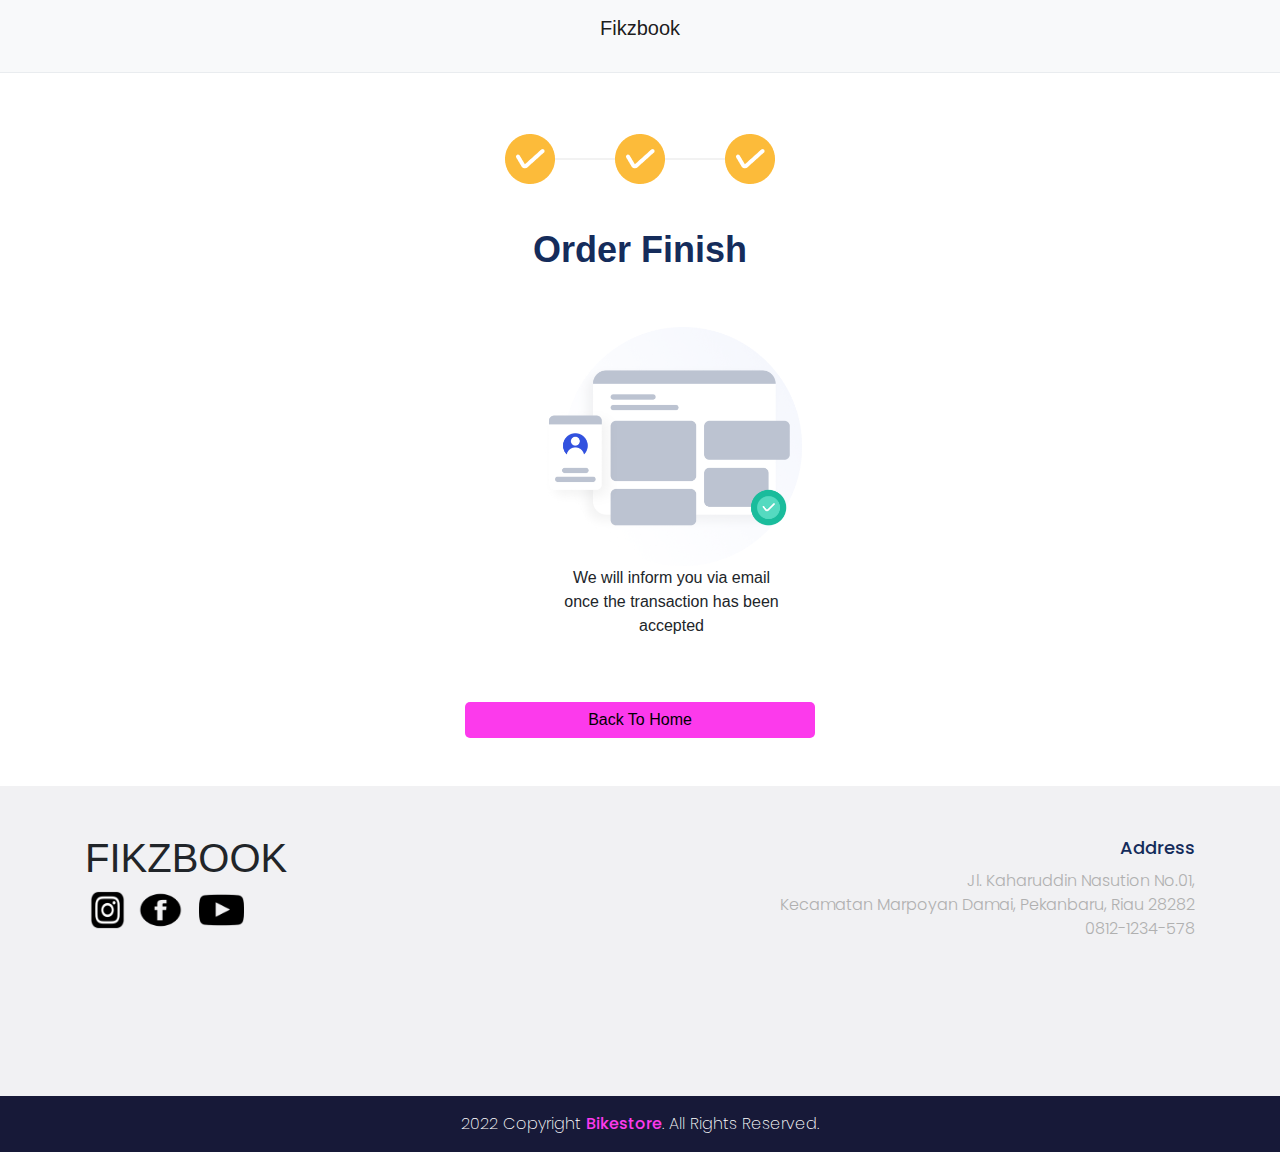
<file: pages/finish.html>
<!DOCTYPE html>
<html lang="en">
<head>
    <meta charset="UTF-8">
    <meta http-equiv="X-UA-Compatible" content="IE=edge">
    <meta name="viewport" content="width=device-width, initial-scale=1.0">
    <link rel="stylesheet" href="../frontend/libraries/bootstrap/css/bootstrap.css">
    <link href="https://fonts.googleapis.com/css2?family=Montserrat:wght@100;300;400;500;600;700;800&family=Poppins:wght@400;500;600;800&display=swap" rel="stylesheet">
    <link rel="stylesheet" href="../frontend/styles/main.css">
    <title>Booking Page</title>
</head>
<body>
  <header>
    <nav class="navbar navbar-expand-lg navbar-light bg-light">
      <div class="container">
        <a class="navbar-brand mx-auto" href="../index.html"><p>Fikzbook</p></a>
      </div>
    </nav>
  </header>

  <!-- Page Content -->
  <div class="container">
    <div class="row">
        <div class="col-12">
            <img src="../frontend/images/stepper-3.png" class="mx-auto d-block stepper">
        </div>
        <div class="col-12">
            <div class="text-center">
                <h1 class="title-booking">Order Finish</h1>
            </div>
        </div>
    </div>
    <div class="row mt-5 ml-5">
      <div class="col-12">
        <div class="text-center">
          <img src="../frontend/images/logo_finish.png" class="w-25">
          <p>We will inform you via email <br>  once the transaction has been <br> accepted</p>
        </div>
      </div>
    </div>
    <div class="row mt-5 mb-5">
      <div class="col-md-4"></div>
      <div class="col-md-4">
          <div class="text-center">
              <a href="../index.html" type="button" class="btn btn-md btn-dark btn-block btn-continue-booking">Back To Home</a>
          </div>
      </div>
      <div class="col-md-4"></div>
    </div>
  </div>
  <!-- Akhir Page Content -->

  <!-- Footer -->
  <div class="footer">
    <div class="container">
      <div class="row">
        <div class="col-6">
          <h1 class="mt-5 text-uppercase">Fikzbook</h1>
          <div class="d-flex flex-row">
            <img src="../frontend/images/icon-ig.png">
            <img src="../frontend/images/icon-fb.png"  class="ml-2">
            <img src="../frontend/images/icon-youtube.png"  class="ml-3">
          </div>
        </div>
        <div class="col-6">
          <div class="footer-tag mt-5">
            <h3>Address</h3>
            <p>Jl. Kaharuddin Nasution No.01, <br>
              Kecamatan Marpoyan Damai, Pekanbaru, Riau 28282 <br>0812-1234-578
            </p>
          </div>
        </div>
      </div>
    </div>
  </div>

  <footer>
    <div class="container">
      <div class="row">
        <div class="col-12 text-center">
          <p class="pt-3">
            2022 Copyright <a href="#">Bikestore</a>. All Rights Reserved.
          </p>
        </div>
      </div>
    </div>
  </footer>
  
  



  <script src="../frontend/libraries/jquery-3.6.0.min.js"></script>
  <script src="../frontend/libraries/bootstrap/js/bootstrap.js"></script>
</body>
</html>
</file>
<file: frontend/styles/main.css>
header {
    border-bottom: 1px solid #e9ecef;
    width: 100%;
    position: relative;
}

.navbar-brand img {
    max-height: 80px;
}

.nav-item {
    font-family: 'poppins', sans-serif;
    font-weight: 400;
}

.nav-item.active {
    font-family: 'poppins', sans-serif;
    font-weight: 600;
    color: #fc3aec !important;
}

ul li a {
    color: #000000 !important;
}

ul li a:hover {
    color: #fc3aec !important;
}

.nav-item .nav-link.active {
    font-weight: bold;
    color: #fc3aec !important;
}

/* Hero Banner */
section.hero-banner {
    margin-bottom: 8rem;
}

section h1 {
    font-size: 50px;
    font-style: normal;
    font-family: 'Josefin Slab';
    font-weight: 600;
    line-height: 110%;
    color: #dda336;
    
}

section h4 {
    font-family: 'Poppins';
    font-style: normal;
    font-weight: 600;
    font-size: 20px;
    line-height: 110%;
    color: #171938;
}

section p {
    font-family: 'Poppins';
    font-style: normal;
    font-weight: 400;
    font-size: 28px;
    line-height: 110%;
    color: #171938;
}

section .btn-cta {
    background-color: #fc3aec;
    font-family: 'Montserrat', sans-serif;
    font-weight: 600;
    font-size: 15px;

    position: absolute;
    width: 150px;
    height: 38px;
    left: 115px;
    border-radius: 0px 18px 18px 0px;
}

section .btn-cta:hover {
    background-color: #fc3aec;
}

section .banner-logo {
    position:absolute ;
    width: 70px;
}

section .banner-img {
    margin: -110px 0 0 0;
    
    max-width: 480px;
}
section .banner-img-frame {
    margin: -90px 0 0 40px;
    z-index: 1;
    max-width: 480px;
}
section .banner-img-frame-1 {
    margin: -70px 0 0 20px;
    max-width: 480px;
}

.card {
    height: 100%;
}

.section-title {
    border-bottom: 3px solid #fc3aec;
    padding-bottom: 5px;
    width: 5%;
    margin-bottom: 20px;
}

/* Categories */
section.categories {
    margin-bottom: 5rem;
}

.component-categories {
    margin-bottom: 20px;
}

.component-categories:hover {
    text-decoration: none;
}

.tag {
    z-index: 3;
    background-color: #fc3aec;
    padding: .25rem 1.25rem;
    position: absolute;
    bottom: 0;
    left: 15px;
    color: white;
    min-height: 30px;
    border-radius: 0px 20px;
    
}

.tag span {
    font-family: 'Poppins';
    font-style: normal;
    font-weight: 600;
    font-size: 18px;
    color: #171938;
}

.categories-thumbnail {
    width: 100%;
    height: 462px;
    border-radius: 20px;
    overflow: hidden;
    position: relative;
    z-index: 1;
}

.categories-thumbnail:hover .categories-image {
    transform: scale(1.1);
}

.categories-thumbnail-small {
    width: 100%;
    height: 215px;
    border-radius: 20px;
    overflow: hidden;
    position: relative;
    z-index: 1;
}

.categories-thumbnail-small:hover .categories-image {
    transform: scale(1.1);
}

.categories-image {
    width: 100%;
    height: 100%;

    background-color: #ddd;
    background-position: center;
    background-size: cover;
    background-repeat: no-repeat;

    transition: all 0.3s ease;
}

/* Products */
section.popular-products {
    margin-bottom: 5rem;
    background-color: rgba(23, 25, 56, 0.06);
}

.component-products {
    margin-bottom: 20px;
    background: #ffffff;
    border-radius: 8px;
    border: #000000;
    transition: all 0.2s ease-in-out;
    padding-bottom: 15px;
    margin-bottom: 60px;
}

.component-products:hover {
    text-decoration: none;
    transform: scale(1.1);
}

.products-image {
    padding: 0.5rem;

    border-radius: 8px 8px 0px 0px;
    background: #F6FAFD;
    background-position: center;
    background-size: cover;
    background-repeat: no-repeat;

    transition: all 0.3s ease;
}

.products-text {
    font-family: 'Poppins';
    font-style: normal;
    text-transform: uppercase;
    font-weight: 400;
    font-size: 1rem;
    line-height: 110%;
    text-align: center;
    color: #171938;
}

.products-price {
    font-family: 'Poppins';
    font-style: normal;
    font-weight: 600;
    font-size: 0.9rem;
    line-height: 110%;
    text-align: center;
    color: #E98015;
}

/* Testimonial */
.testimonial {
    margin-bottom: 5rem;
}

.testimonial-hero-image {
    z-index: 1;  
    margin: 30px 0px 0px 30px;
    width: 365px;
    height: 500px;
}

.testimonial-frame {
    width: 365px;
    height: 500px;
}

.stars img{
    width: 180px;
}

.testimonial-text {
    font-family: 'Poppins';
    font-style: normal;
    font-weight: 400;
    font-size: 32px;
    line-height: 48px;

    color: #152C5B;
}

.testimonial-name {
    font-family: 'Poppins';
    font-style: normal;
    font-weight: 300;
    font-size: 16px;
    line-height: 27px;
    color: #B0B0B0;
}

.btn-testimonial {
    background-color: #fc3aec;
    font-family: 'Montserrat', sans-serif;
    font-weight: 600;
    font-size: 15px;

    position: absolute;
    width: 150px;
    height: 38px;
    border-radius: 4px;
}

.btn-testimonial:hover {7
    box-shadow: 0px 8px 15px rgba(50, 82, 223, 0.3);
    border-radius: 4px;
}

/* Footer */
.footer {
    height: 310px;
    background-color: rgba(23, 25, 56, 0.06);
}

.footer img {
    width: 45px;
    height: 40px;
}

.footer-tag {
    text-align: right;
}

.footer-tag h3 {
    font-family: 'Poppins';
    font-style: normal;
    font-weight: 500;
    font-size: 18px;
    line-height: 27px;
    text-align: right;

    color: #152C5B;
}

.footer-tag p {
    font-family: 'Poppins';
    font-style: normal;
    font-weight: 300;
    font-size: 16px;
    line-height: 24px;
    text-align: right;

    color: #B0B0B0;
}

.footer-copyright {
    background-color: #171938;
    text-align: center;
    padding-top: 5px;
    padding-bottom: 5px;

}

footer {
    background-color: #171938;
}

footer p {
    font-family: 'Poppins';
    font-style: normal;
    font-weight: 200;
    font-size: 16px;
    line-height: 24px;
    color: #FFFFFF;
    
}

footer p a{
    font-weight: 500;
    color: #fc3aec;
    transition: all 0.2s ease-in-out;
}

footer p a:hover{
    text-decoration: none;
    font-weight: 500;
    color: #fc3aec;
    transform: scale(1.1);
}

/* Breadcrumb */
.bike-breadcrumbs .breadcrumb{
    background: transparent;
    padding: 0;
    padding-top: 10px;
    padding-bottom: 10px;
    margin-top: 10px;
    font-family: 'poppins', sans-serif;
}

.breadcrumb-item + .breadcrumb-item::before {
    padding-left: 1.5rem;
    padding-right: 1.5rem;
}

.breadcrumb-item a{
    font-weight: 500;
    color: #C4C4C4;
}

.breadcrumb-item.active{
    font-weight: 500;
    color: #171938;
}

.xzoom-container {
    display: block;
}

.xzoom-container .xzoom {
    width: 100%;
    border-radius: 20px;
}

.xzoom-gallery {
    border-radius: 10px;
}

.bike-heading {
    margin-top: 50px;
}

.bike-heading h1{
    font-family: 'Poppins';
    font-style: normal;
    font-weight: 500;
    font-size: 20px;
    line-height: 30px;
    color: #152C5B;
}

.bike-heading p{
    font-family: 'Poppins';
    font-style: normal;
    font-weight: 300;
    font-size: 16px;
    line-height: 170%;
    color: #B0B0B0;

}

.bike-heading .card {
    border: 1px solid #E5E5E5;
    border-radius: 15px;
}

.bike-heading .booking-title {
    font-weight: 500;
    font-size: 20px;
    color: #152C5B;
}

.bike-heading .booking-price {
    font-weight: 500;
    font-size: 36px;
    color: #1ABC9C;
}

.bike-heading .subtitle {
    color: #152C5B;
    font-weight: 400;
    margin-top: 12px;
}

.bike-heading .input-number .input-group{
    background-color: white;
}

.bike-heading .input-group-text{
    border: 0;
    cursor: pointer;
    color: white;
    padding: 0;
    border-radius: 4px !important;
    font-size: 24px;
    width: 40px;
    height: 40px;
    display: flex;
    justify-content: center;
    user-select: none;
}

.bike-heading .input-group-text.minus{
    background-color: #E74C3C;
}

.bike-heading .input-group-text.plus{
    background-color: #1ABC9C;
}

.bike-heading .input-group .form-control{
    border: 1;
    border-radius: 0;
    outline: 0;
    box-shadow: none;
    background-color: #F5F6F8;
    padding-top: 0.575rem;
    padding-bottom: 0.575rem;
    text-align: center;
}

.bike-heading .btn-booking {
    background-color: #3252DF;
    border-radius: 4px;
}

.bike-heading .btn-booking:hover {
    background-color: #142fa7;
    box-shadow: 0px 8px 15px rgba(50, 82, 223, 0.3);
}

.booking-page-1{
    margin-bottom: 160px;
}

.stepper {
    margin-top: 61px;
    margin-bottom: 44px;
}

.title-booking {
    color: #152C5B;
    font-weight: 600;
    font-size: 36px;
}

.subtitle-booking {
    color: #B0B0B0;
    font-weight: 300;
    font-size: 18px;
}

.brand-book {
    font-weight: 400;
    font-size: 20px;
    padding-left: 10px;
    color: #152C5B;
}
.price-book {
    font-weight: 300;
    font-size: 20px;
    padding-left: 60px;
    color: #152C5B;
}

.form-booking label{
    margin-top: 20px;
    font-weight: 500;
    font-size: 16px;
    color: #152C5B;
}

.form-booking .input-group {
    background-color: white;
}

.form-booking .input-group .form-control{
    border: 0;
    background: #F5F6F8;
    border-radius: 10px;
    outline: 0;
    box-shadow: none;
    padding-top: 0.575rem;
    padding-bottom: 0.575rem;
}
.form-booking .input-group .custom-file .custom-file-input{
    border: 0;
    background: #F5F6F8;
    border-radius: 10px;
    outline: 0;
    box-shadow: none;
    padding-top: 0.575rem;
    padding-bottom: 0.575rem;
}

.form-booking .input-group .form-control::placeholder{
    background: #F5F6F8;
}

.btn-continue-booking {
    border: 0;
    color: #000000;
    background: #fc3aec;
    border-radius: 5px;
}
.btn-continue-booking:hover {
    color: #000000;
    background: #fc3aec;
    box-shadow: 0px 8px 15px rgba(0, 0, 0, 0.25);
}

.btn-cancel-booking {
    margin-top: 5px;
    border: 0;
    color: #B3B3B3;
    background: #F5F6F8;
    border-radius: 5px;
}
.btn-cancel-booking:hover {
    color: #000000;
    background: #cdcdcd;
    box-shadow: 0px 8px 15px rgba(0, 0, 0, 0.25);
}


.img {
    width: 900px;
    height: 400px;
}
</file>
<file: frontend/libraries/xzoom/xzoom.css>
/* Compatibility styles for frameworks like bootstrap, foundation e.t.c */
.xzoom-source img, .xzoom-preview img, .xzoom-lens img {
  display: block;
  max-width: none;
  max-height: none;
  -webkit-transition: none;
  -moz-transition: none;
  -o-transition: none;
  transition: none;
}
/* --------------- */

/* xZoom Styles below */
.xzoom-container { 
  display: inline-block;
}

.xzoom-thumbs {
  text-align: center;
  margin-bottom: 10px;
}

.xzoom { 
  -webkit-box-shadow: 0px 0px 5px 0px rgba(0,0,0,0.5);
  -moz-box-shadow: 0px 0px 5px 0px rgba(0,0,0,0.5);
  box-shadow: 0px 0px 5px 0px rgba(0,0,0,0.5);  
}
.xzoom2, .xzoom3, .xzoom4, .xzoom5 {
  -webkit-box-shadow: 0px 0px 5px 0px rgba(0,0,0,0.5);
  -moz-box-shadow: 0px 0px 5px 0px rgba(0,0,0,0.5);
  box-shadow: 0px 0px 5px 0px rgba(0,0,0,0.5);
}

/* Thumbs */
.xzoom-gallery, .xzoom-gallery2, .xzoom-gallery3, .xzoom-gallery4, .xzoom-gallery5 {
  border: 1px solid #cecece;
  margin-left: 5px;
  margin-bottom: 10px;
}

.xzoom-source, .xzoom-hidden {
  display: block;
  position: static;
  float: none;
  clear: both;
}

/* Everything out of border is hidden */
.xzoom-hidden {
  overflow: hidden;
}

/* Preview */
.xzoom-preview {
  border: 1px solid #888;
  background: #2f4f4f;
  box-shadow: -0px -0px 10px rgba(0,0,0,0.50);
}

/* Lens */
.xzoom-lens {
  border: 1px solid #555;
  box-shadow: -0px -0px 10px rgba(0,0,0,0.50);
  cursor: crosshair;
}

/* Loading */
.xzoom-loading {
  background-position: center center;
  background-repeat: no-repeat;
  border-radius: 100%;
  opacity: .7;
  background: url(../example/images/xloading.gif);
  width: 48px;
  height: 48px;
}

/* Additional class that applied to thumb when it is active */
.xactive {
  -webkit-box-shadow: 0px 0px 3px 0px rgba(74,169,210,1);
  -moz-box-shadow: 0px 0px 3px 0px rgba(74,169,210,1);
  box-shadow: 0px 0px 3px 0px rgba(74,169,210,1); 
  border: 1px solid #4aaad2;
}

/* Caption */
.xzoom-caption {
  position: absolute;
  bottom: -43px;
  left: 0;
  background: #000;
  width: 100%;
  text-align: left;
}

.xzoom-caption span {
  color: #fff;
  font-family: Arial, sans-serif;
  display: block;
  font-size: 0.75em;
  font-weight: bold;
  padding: 10px;
}
</file>
